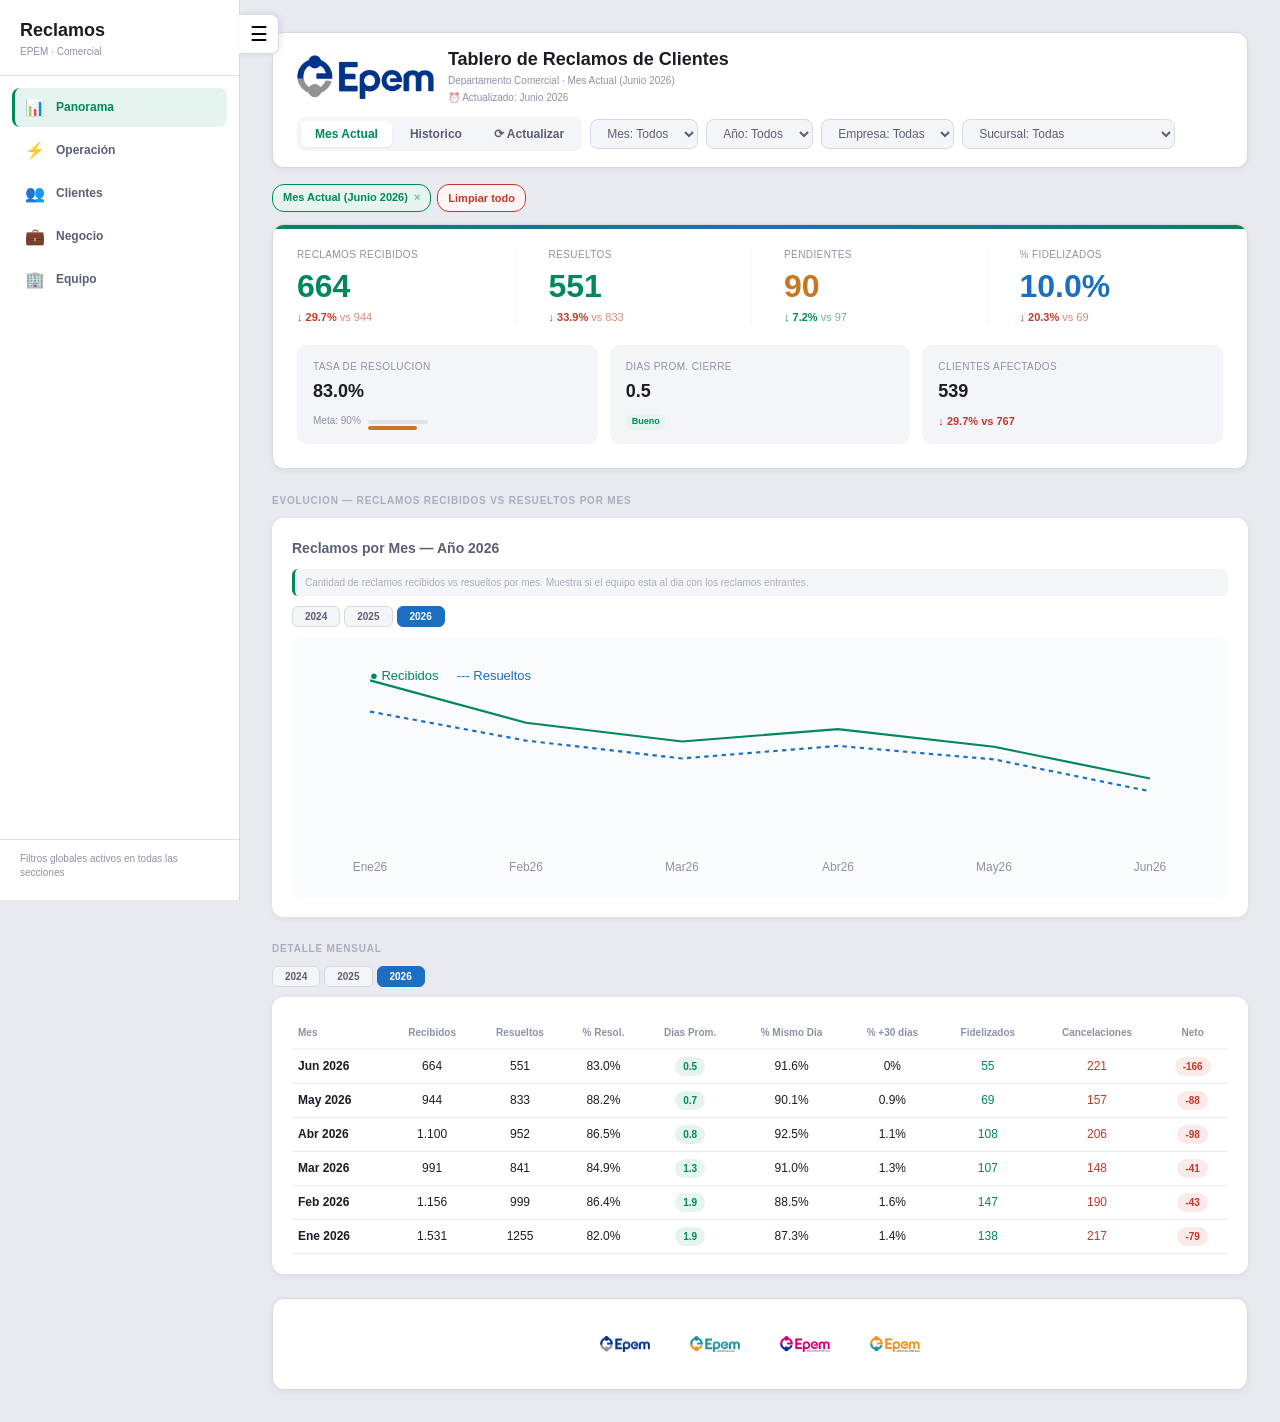
<file: vercel/index.html>
<!DOCTYPE html>
<html lang="es">
<head>
<meta charset="UTF-8">
<meta name="viewport" content="width=device-width, initial-scale=1.0">
<title>Tablero de Reclamos — Comercial</title>
<meta name="description" content="Tablero de Reclamos EPEM - Datos agregados, no expone informacion sensible.">
<meta name="robots" content="noindex, nofollow">
<script src="datos.js"></script>
<script src="rankings.js"></script>
<link rel="stylesheet" href="styles.css">
<meta http-equiv="Content-Security-Policy" content="default-src 'self'; script-src 'self'; style-src 'self' 'unsafe-inline'; img-src 'self' data:; connect-src 'self';">
</head>
<body>
<!-- SIDEBAR NAVEGACION -->
<aside class="sidebar" id="sidebar">
  <div class="sidebar-header">
    <button class="sidebar-toggle" id="sidebarToggle" title="Colapsar menú">☰</button>
    <div>
      <div class="sidebar-title">Reclamos</div>
      <div class="sidebar-subtitle">EPEM · Comercial</div>
    </div>
  </div>
  <nav class="sidebar-nav">
    <button class="nav-item active" data-section="panorama" aria-label="Panorama">
      <span class="nav-icon" aria-hidden="true">📊</span>
      <span class="nav-label">Panorama</span>
    </button>
    <button class="nav-item" data-section="operacion" aria-label="Operacion">
      <span class="nav-icon" aria-hidden="true">⚡</span>
      <span class="nav-label">Operación</span>
    </button>
    <button class="nav-item" data-section="clientes" aria-label="Clientes">
      <span class="nav-icon" aria-hidden="true">👥</span>
      <span class="nav-label">Clientes</span>
    </button>
    <button class="nav-item" data-section="negocio" aria-label="Negocio">
      <span class="nav-icon" aria-hidden="true">💼</span>
      <span class="nav-label">Negocio</span>
    </button>
    <button class="nav-item" data-section="equipo" aria-label="Equipo">
      <span class="nav-icon" aria-hidden="true">🏢</span>
      <span class="nav-label">Equipo</span>
    </button>
  </nav>
  <div class="sidebar-footer">
    <div class="sidebar-hint">Filtros globales activos en todas las secciones</div>
  </div>
</aside>

<!-- MAIN CONTENT -->

<!-- HEADER (global, visible en todas las secciones) -->
<!-- HEADER -->
<div class="main-content">
<div class="header">
  <div class="header-left">
    <img src="[data-uri]"Grupo EPEM" class="header-logo" style="height:44px; width:auto; border-radius:8px;">
    <div>
      <h1>Tablero de Reclamos de Clientes</h1>
      <div class="subtitle" id="subtitle">Departamento Comercial · Mes Actual (Junio 2026)</div>
      <div class="last-update" id="lastUpdate">Actualizado: Junio 2026</div>
    </div>
  </div>
  <div class="filters">
    <div class="quick-period">
      <button class="quick-btn active" id="btnMesActual">Mes Actual</button>
      <button class="quick-btn" id="btnHistorico">Historico</button>
    </div>
    <select class="filter" id="filterMes">
      <option value="0">Mes: Todos</option>
      <option value="1">Enero</option>
      <option value="2">Febrero</option>
      <option value="3">Marzo</option>
      <option value="4">Abril</option>
      <option value="5">Mayo</option>
      <option value="6">Junio</option>
      <option value="7">Julio</option>
      <option value="8">Agosto</option>
      <option value="9">Septiembre</option>
      <option value="10">Octubre</option>
      <option value="11">Noviembre</option>
      <option value="12">Diciembre</option>
    </select>
    <select class="filter" id="filterAnio">
      <option value="0">Año: Todos</option>
      <option value="2026">2026</option>
      <option value="2025">2025</option>
      <option value="2024">2024</option>
    </select>
    <select class="filter" id="empresaFilter">
      <option value="all">Empresa: Todas</option>
    </select>
    <select class="filter" id="sucursalFilter">
      <option value="all">Sucursal: Todas</option>
    </select>
  </div>
</div>

<!-- FILTER CHIPS -->
<div class="chips-row" id="chipsRow"></div>


<!-- ========== SECTION: PANORAMA ========== -->
<div class="section" id="section-panorama" style="display:block">
<!-- KPI HERO -->
<div class="kpi-hero">
  <div class="big-row">
    <div class="big-kpi primary">
      <div class="label">Reclamos Recibidos</div>
      <div class="value" id="hero-recibidos">—</div>
      <div class="kpi-cmp" id="cmp-recibidos"></div>
    </div>
    <div class="big-kpi success">
      <div class="label">Resueltos</div>
      <div class="value" id="hero-resueltos">—</div>
      <div class="kpi-cmp" id="cmp-resueltos"></div>
    </div>
    <div class="big-kpi warning">
      <div class="label">Pendientes</div>
      <div class="value" id="hero-pendientes">—</div>
      <div class="kpi-cmp" id="cmp-pendientes"></div>
    </div>
    <div class="big-kpi info">
      <div class="label">% Fidelizados</div>
      <div class="value" id="hero-fidelizados">—</div>
      <div class="kpi-cmp" id="cmp-fidelizados"></div>
    </div>
  </div>
  <div class="kpi-grid">
    <div class="kpi-card">
      <div class="label">Tasa de Resolucion</div>
      <div class="value" id="kpi-tasa">—</div>
      <div class="kpi-meta" id="meta-tasa"></div>
    </div>
    <div class="kpi-card">
      <div class="label">Dias Prom. Cierre</div>
      <div class="value" id="kpi-dias">—</div>
      <div class="kpi-meta" id="meta-dias"></div>
    </div>
    <div class="kpi-card">
      <div class="label">Clientes Afectados</div>
      <div class="value" id="kpi-clientes">—</div>
      <div class="kpi-meta" id="meta-clientes"></div>
    </div>
  </div>
</div>

<!-- EVOLUCION -->
<div class="section-label">Evolucion — Reclamos Recibidos vs Resueltos por Mes</div>
<div class="chart-card" style="margin-bottom:16px">
  <div class="chart-title">Reclamos por Mes — <span id="chart-period-label">Mes Actual</span></div>
    <div class="chart-hint">Cantidad de reclamos recibidos vs resueltos por mes. Muestra si el equipo esta al dia con los reclamos entrantes.</div>
  <div class="chart-year-btns" id="year-btns-evolucion"></div>
  <div class="chart-block chart-h260" id="chart-evolucion">📈 Cargando grafico...</div>
</div>

<!-- TABLA MENSUAL -->
<div class="section-label">Detalle Mensual</div>
<div class="chart-year-btns" id="year-btns-tabla"></div>
<div class="table-wrap table-scroll">


  <table class="data-table">
    <thead>
      <tr>
        <th class="left">Mes</th>
        <th>Recibidos</th>
        <th>Resueltos</th>
        <th>% Resol.</th>
        <th>Dias Prom.</th>
        <th>% Mismo Dia</th>
        <th>% +30 dias</th>
        <th>Fidelizados</th>
        <th>Cancelaciones</th>
        <th>Neto</th>
      </tr>
    </thead>
    <tbody id="tabla-mensual"></tbody>
  </table>
</div>

</div>
<!-- ========== SECTION: OPERACION ========== -->
<div class="section" id="section-operacion">
<!-- PLAZOS -->
<div class="section-label">Plazos de Resolucion</div>
<div class="two-col">
  <div class="chart-card">
    <div class="chart-title">Dias Promedio de Cierre por Mes</div>
    <div class="chart-hint">Tiempo promedio que tarda un reclamo en resolverse desde su creacion. Menos dias = mejor respuesta.</div>
    <div class="chart-year-btns" id="year-btns-dias"></div>
    <div class="chart-block" style="height:220px" id="chart-dias">📉 Cargando...</div>
  </div>
  <div class="chart-card">
    <div class="chart-title">% Resolucion Mismo Dia vs +30 Dias</div>
    <div class="chart-hint">Porcentaje de reclamos resueltos el mismo dia vs los que tardan mas de 30 dias. Mide eficiencia operativa.</div>
    <div class="chart-year-btns" id="year-btns-plazos"></div>
    <div class="chart-block" style="height:220px" id="chart-plazos">📊 Cargando...</div>
  </div>
</div>

</div>

<!-- ========== SECTION: CLIENTES ========== -->
<div class="section" id="section-clientes">
<!-- TOP 5 CLIENTES RECURRENTES -->
<div class="section-label" style="margin-top:24px">Top 5 — Clientes con Mas Reclamos Recurrentes</div>
<div class="two-col">
  <div class="chart-card">
    <div class="chart-title">Clientes que mas veces reclaman</div>
    <div class="chart-hint">Clientes con mayor cantidad de reclamos en el año. Requieren seguimiento especializado para evitar cancelaciones.</div>
    <div class="chart-year-btns" id="year-btns-clientes"></div>
    <div style="max-height:300px; overflow-y:auto">
      <table class="rank-table">
        <thead><tr><th>#</th><th>Cliente</th><th style="text-align:right">Reclamos</th><th style="text-align:right">Detalle</th></tr></thead>
        <tbody id="top-clientes-body"></tbody>
      </table>
    </div>
    <div style="margin-top:8px; font-size:10px; color:#8C92A5">
      <span class="badge bad">Alerta</span> Clientes con +3 reclamos — requieren seguimiento especializado
    </div>
  </div>
  <div class="chart-card">
    <div class="chart-title">Motivos que Mas terminan en Fidelizacion</div>
    <div class="chart-hint">Motivos de reclamo que mas frecuentemente terminan en retencion del cliente (fidelizacion exitosa).</div>
    <div id="motivos-fidelizan-container" style="margin-top:16px">
      <!-- renderMotivosFidelizan() injects here -->
    </div>
    <div style="margin-top:12px; padding:10px; background:#F4F5F8; border-radius:6px; font-size:11px; color:#666">
      <b>Insight:</b> Cancelaciones que "cumplen requisitos" son las que mas se fidelizan (32.5% del total), seguidas de actualizacion de cuotas (13.2%). Esto sugiere que los clientes quieren <b>bajar</b> pero aceptan quedarse con una oferta correcta.
    </div>
  </div>
</div>

</div>

<!-- ========== SECTION: EQUIPO ========== -->
<div class="section" id="section-equipo">
<!-- QUIEN CARGA Y GESTIONA RECLAMOS -->
<div class="section-label" style="margin-top:24px">Quien carga y gestiona los reclamos</div>
<div class="chart-card" style="margin-bottom:16px">
  <div class="chart-title">Ranking de cargadores y gestores de reclamos</div>
  <div class="chart-hint">Quien creo el reclamo (cargador) y quien lo gestiono/seguimiento. Muestra la carga de trabajo del equipo por año.</div>
  <div class="chart-year-btns" id="year-btns-gestores"></div>
  <div style="max-height:400px; overflow-y:auto">
    <table class="rank-table">
      <thead><tr><th>#</th><th>Gestor</th><th style="text-align:right">Cargados</th><th style="text-align:right">Seguimientos</th><th style="text-align:right">Reclamos Atendidos</th><th style="text-align:right">Periodo</th></tr></thead>
      <tbody id="gestores-body"></tbody>
    </table>
  </div>
</div>

</div>

<!-- ========== SECTION: NEGOCIO ========== -->
<div class="section" id="section-negocio">
<!-- OFRECIMIENTOS DE FIDELIZACION -->
<div class="section-label" style="margin-top:24px">Que se ofrece para retener al cliente? — Top 5 Ofrecimientos</div>
<div class="chart-card" style="margin-bottom:16px">
  <div class="chart-title">Acciones de retencion usadas en fidelizaciones (6,327 casos analizados)</div>
  <div class="chart-hint">Que ofertas recibe el cliente para decidir quedarse en lugar de cancelar. Basado en observaciones del equipo de fidelizacion.</div>
  <div id="ofrecimientos-container" style="margin-top:16px">
    <!-- renderOfrecimientos() injects here -->
  </div>
  <div style="margin-top:16px; padding:12px; background:#F4F5F8; border-radius:6px; font-size:11px; color:#666; display:flex; gap:20px; align-items:center">
    <div><b>89%</b> mencionan descuento/bonificacion</div>
    <div><b>42%</b> agregan adherentes</div>
    <div><b>39%</b> firman nota de modificacion</div>
    <div><b>17%</b> aceptan suspension temporal</div>
    <div><b>9%</b> cambian de plan</div>
  </div>
</div>

<!-- CATEGORIAS COMERCIALES -->
<div class="section-label" style="margin-top:24px">Por que reclaman los clientes? — Categorias Comerciales</div>
<div class="chart-card" style="margin-bottom:16px">
  <div class="chart-title">Distribucion de reclamos por categoria comercial</div>
  <div class="chart-hint">Los reclamos se agrupan en 9 categorias segun el motivo real del contacto. No todos son quejas: muchos son tramites de cancelacion, fin de tratamiento o consultas.</div>
  <div class="chart-year-btns" id="year-btns-categorias"></div>
  <div class="donut-row">
    <div class="donut-container" id="donut-categorias">
      <div class="donut-skeleton" style="width:200px;height:200px;border-radius:50%;background:#F4F5F8;margin:auto;"></div>
    </div>
    <div class="donut-legend" id="donut-legend"></div>
  </div>
  <div style="margin-top:12px; padding:10px; background:#F4F5F8; border-radius:6px; font-size:11px; color:#666">
    <b>Como leer este grafico:</b> Las barras verdes son cancelaciones y bajas naturales (clientes que se van). Las azules son retencion/fidelizacion (clientes que aceptan quedarse). Las naranjas son problemas de cobranza. Las rojas son disconformidad real con el servicio.
  </div>
</div>

</div>

<!-- ========== FOOTER ========== -->
<!-- FOOTER -->

<div class="footer">
  <img src="[data-uri]" class="footer-logo" alt="Grupo EPEM">
  <img src="[data-uri]" class="footer-logo" alt="Odontologia">
  <img src="[data-uri]" class="footer-logo" alt="Medicina Estetica">
  <img src="[data-uri]" class="footer-logo" alt="Medicina Prepaga">
</div>
</div>
<!-- /main-content -->

<script src="js/state.js"></script>
<script src="js/data.js"></script>
<script src="js/filters.js"></script>
<script src="js/nav.js"></script>
<script src="js/render/kpis.js"></script>
<script src="js/render/tabla.js"></script>
<script src="js/render/clientes.js"></script>
<script src="js/render/gestores.js"></script>
<script src="js/render/categorias.js"></script>
<script src="js/render/ofrecimientos.js"></script>
<script src="js/render/motivos-fidelizan.js"></script>
<script src="js/render/chips.js"></script>
<script src="js/charts/evolucion.js"></script>
<script src="js/charts/dias.js"></script>
<script src="js/charts/plazos.js"></script>
<script src="js/main.js"></script>
</body>
</html>
</file>
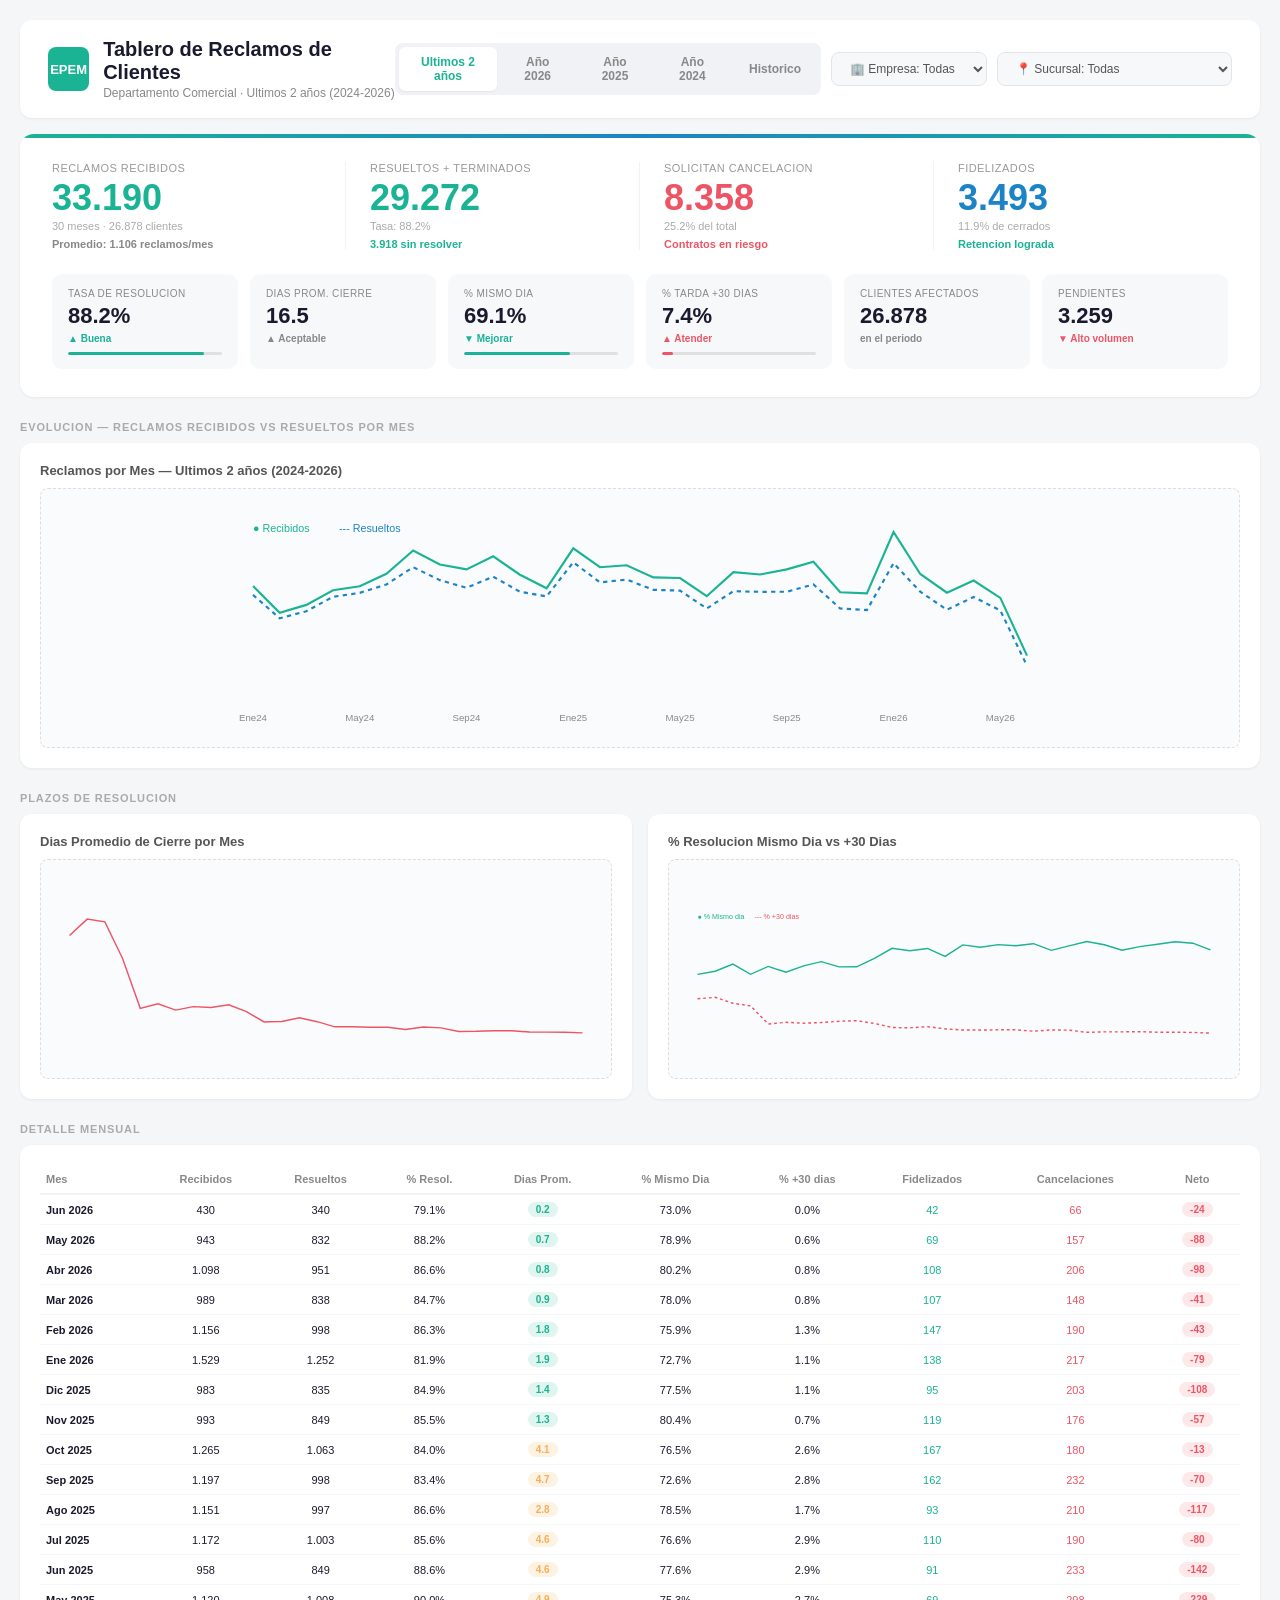
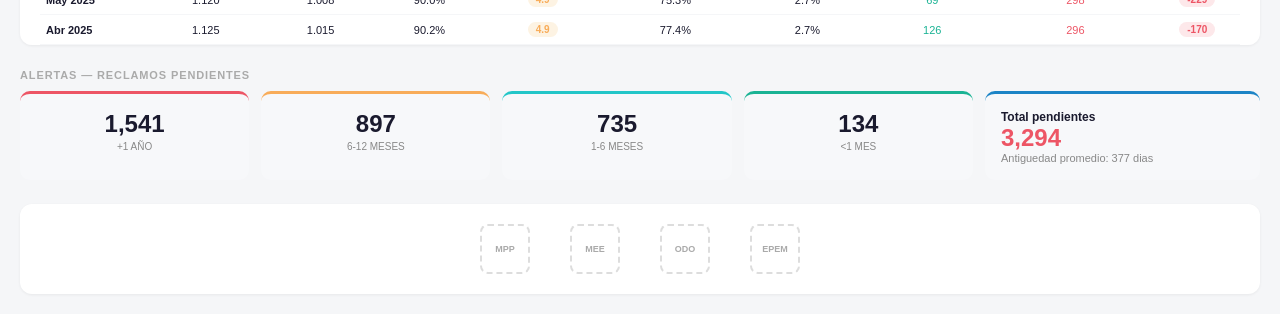
<file: wireframe.html>
<!DOCTYPE html>
<html lang="es">
<head>
<meta charset="UTF-8">
<meta name="viewport" content="width=device-width, initial-scale=1.0">
<title>Tablero de Reclamos — Comercial</title>
<script src="datos.js"></script>
<style>
  * { margin: 0; padding: 0; box-sizing: border-box; }
  body { font-family: -apple-system, 'Segoe UI', sans-serif; background: #f5f6f8; color: #1a1a2e; padding: 20px; }
  .header { background: #fff; border-radius: 12px; padding: 18px 28px; display: flex; align-items: center; justify-content: space-between; margin-bottom: 16px; box-shadow: 0 1px 3px rgba(0,0,0,0.06); }
  .header-left { display: flex; align-items: center; gap: 14px; }
  .logo-ph { width: 44px; height: 44px; background: #1ab394; border-radius: 8px; display: flex; align-items: center; justify-content: center; color: #fff; font-weight: 700; font-size: 13px; }
  .header h1 { font-size: 20px; font-weight: 700; }
  .header .subtitle { font-size: 12px; color: #888; margin-top: 2px; }
  .period-selector { display: flex; gap: 4px; background: #f0f2f5; border-radius: 8px; padding: 4px; }
  .period-btn { padding: 8px 16px; border-radius: 6px; font-size: 12px; font-weight: 600; cursor: pointer; border: none; background: transparent; color: #888; transition: all 0.2s; }
  .period-btn.active { background: #fff; color: #1ab394; box-shadow: 0 1px 2px rgba(0,0,0,0.06); }
  .period-btn:hover { color: #1ab394; }
  .filters { display: flex; gap: 10px; align-items: center; }
  select.filter { background: #f7f8fa; border: 1px solid #e2e4e8; border-radius: 8px; padding: 8px 14px; font-size: 12px; color: #555; cursor: pointer; outline: none; }
  select.filter:hover { border-color: #1ab394; }

  .section-label { font-size: 11px; font-weight: 700; text-transform: uppercase; letter-spacing: 0.08em; color: #aaa; margin-bottom: 10px; margin-top: 24px; }

  /* KPI HERO */
  .kpi-hero { background: #fff; border-radius: 14px; padding: 28px 32px; box-shadow: 0 1px 3px rgba(0,0,0,0.06); margin-bottom: 16px; position: relative; overflow: hidden; }
  .kpi-hero::before { content: ''; position: absolute; top: 0; left: 0; right: 0; height: 4px; background: linear-gradient(90deg, #1ab394, #1c84c6, #1ab394); }
  .big-row { display: grid; grid-template-columns: repeat(4, 1fr); gap: 0; margin-bottom: 24px; }
  .big-kpi { padding: 0 24px; border-right: 1px solid #f0f2f5; }
  .big-kpi:first-child { padding-left: 0; }
  .big-kpi:last-child { border-right: none; padding-right: 0; }
  .big-kpi .label { font-size: 11px; color: #999; text-transform: uppercase; letter-spacing: 0.04em; margin-bottom: 6px; }
  .big-kpi .value { font-size: 36px; font-weight: 800; line-height: 1; }
  .big-kpi .sub { font-size: 11px; color: #aaa; margin-top: 4px; }
  .big-kpi .trend { font-size: 11px; font-weight: 600; margin-top: 6px; }
  .big-kpi.primary .value { color: #1ab394; }
  .big-kpi.warning .value { color: #f8ac59; }
  .big-kpi.danger .value { color: #ed5565; }
  .big-kpi.info .value { color: #1c84c6; }
  .trend.up { color: #1ab394; } .trend.down { color: #ed5565; } .trend.neutral { color: #888; }

  .kpi-grid { display: grid; grid-template-columns: repeat(6, 1fr); gap: 12px; }
  .kpi-card { background: #f7f8fa; border-radius: 10px; padding: 14px 16px; display: flex; flex-direction: column; gap: 4px; }
  .kpi-card .label { font-size: 10px; color: #888; text-transform: uppercase; letter-spacing: 0.04em; }
  .kpi-card .value { font-size: 22px; font-weight: 700; }
  .kpi-card .pct { font-size: 10px; font-weight: 600; }
  .kpi-card .pct.good { color: #1ab394; } .kpi-card .pct.bad { color: #ed5565; } .kpi-card .pct.neutral { color: #888; }
  .mini-bar { height: 3px; background: #e0e0e0; border-radius: 2px; margin-top: 4px; overflow: hidden; }
  .mini-bar-fill { height: 100%; border-radius: 2px; transition: width 0.3s; }

  /* CHART */
  .chart-block { background: #fafbfc; border: 1px dashed #ddd; border-radius: 8px; display: flex; align-items: center; justify-content: center; color: #bbb; font-size: 12px; transition: all 0.3s; }
  .chart-h260 { height: 260px; }
  .chart-title { font-size: 13px; font-weight: 600; margin-bottom: 10px; color: #555; }
  .two-col { display: grid; grid-template-columns: 1fr 1fr; gap: 16px; margin-bottom: 16px; }
  .chart-card { background: #fff; border-radius: 12px; padding: 20px; box-shadow: 0 1px 3px rgba(0,0,0,0.06); }

  /* TABLE */
  .data-table { width: 100%; border-collapse: collapse; font-size: 11px; }
  .data-table th { text-align: center; padding: 8px 6px; font-weight: 600; color: #888; border-bottom: 2px solid #f0f2f5; white-space: nowrap; position: sticky; top: 0; background: #fff; }
  .data-table th.left { text-align: left; }
  .data-table td { padding: 7px 6px; border-bottom: 1px solid #f5f6f8; text-align: center; }
  .data-table td.left { text-align: left; font-weight: 600; }
  .data-table tbody tr:hover { background: #f7f8fa; }
  .badge { display: inline-block; padding: 2px 8px; border-radius: 10px; font-size: 10px; font-weight: 600; }
  .badge.good { background: #e0f5ef; color: #1ab394; } .badge.warn { background: #fdf3e3; color: #f8ac59; } .badge.bad { background: #fde8ea; color: #ed5565; }
  .table-wrap { background: #fff; border-radius: 12px; padding: 20px; box-shadow: 0 1px 3px rgba(0,0,0,0.06); max-height: 500px; overflow-y: auto; }

  /* ALERT */
  .alert-row { display: grid; grid-template-columns: repeat(4, 1fr) 1.2fr; gap: 12px; }
  .alert-card { background: #f7f8fa; border-radius: 10px; padding: 16px; text-align: center; border-top: 3px solid #ddd; }
  .alert-card.crit { border-top-color: #ed5565; } .alert-card.alto { border-top-color: #f8ac59; } .alert-card.med { border-top-color: #23c6c8; } .alert-card.bajo { border-top-color: #1ab394; }
  .alert-card.info { border-top-color: #1c84c6; display: flex; flex-direction: column; justify-content: center; text-align: left; }
  .alert-card .num { font-size: 24px; font-weight: 700; }
  .alert-card .lbl { font-size: 10px; color: #888; margin-top: 3px; text-transform: uppercase; }

  .footer { margin-top: 24px; padding: 20px; background: #fff; border-radius: 12px; display: flex; align-items: center; justify-content: center; gap: 40px; box-shadow: 0 1px 3px rgba(0,0,0,0.06); }
  .footer-logo { width: 50px; height: 50px; border-radius: 8px; border: 2px dashed #ddd; display: flex; align-items: center; justify-content: center; font-size: 9px; font-weight: 700; color: #aaa; }

  .loading { text-align: center; padding: 40px; color: #aaa; }
</style>
</head>
<body>

<!-- HEADER -->
<div class="header">
  <div class="header-left">
    <div class="logo-ph">EPEM</div>
    <div>
      <h1>Tablero de Reclamos de Clientes</h1>
      <div class="subtitle" id="subtitle">Departamento Comercial · Cargando...</div>
    </div>
  </div>
  <div class="filters">
    <div class="period-selector">
      <button class="period-btn active" data-period="2years" onclick="setPeriod('2years')">Ultimos 2 años</button>
      <button class="period-btn" data-period="2026" onclick="setPeriod('2026')">Año 2026</button>
      <button class="period-btn" data-period="2025" onclick="setPeriod('2025')">Año 2025</button>
      <button class="period-btn" data-period="2024" onclick="setPeriod('2024')">Año 2024</button>
      <button class="period-btn" data-period="all" onclick="setPeriod('all')">Historico</button>
    </div>
    <select class="filter" id="empresaFilter" onchange="updateSucursales(); render()">
      <option value="all">🏢 Empresa: Todas</option>
    </select>
    <select class="filter" id="sucursalFilter" onchange="render()">
      <option value="all">📍 Sucursal: Todas</option>
    </select>
  </div>
</div>

<!-- KPI HERO -->
<div class="kpi-hero">
  <div class="big-row">
    <div class="big-kpi primary">
      <div class="label">Reclamos Recibidos</div>
      <div class="value" id="kpi-recibidos">—</div>
      <div class="sub" id="kpi-recibidos-sub">—</div>
      <div class="trend neutral" id="kpi-recibidos-trend">—</div>
    </div>
    <div class="big-kpi primary">
      <div class="label">Resueltos + Terminados</div>
      <div class="value" id="kpi-resueltos">—</div>
      <div class="sub" id="kpi-resueltos-sub">—</div>
      <div class="trend up" id="kpi-resueltos-trend">—</div>
    </div>
    <div class="big-kpi danger">
      <div class="label">Solicitan Cancelacion</div>
      <div class="value" id="kpi-cancelaciones">—</div>
      <div class="sub" id="kpi-cancelaciones-sub">—</div>
      <div class="trend down" id="kpi-cancelaciones-trend">—</div>
    </div>
    <div class="big-kpi info">
      <div class="label">Fidelizados</div>
      <div class="value" id="kpi-fidelizados">—</div>
      <div class="sub" id="kpi-fidelizados-sub">—</div>
      <div class="trend up" id="kpi-fidelizados-trend">—</div>
    </div>
  </div>
  <div class="kpi-grid">
    <div class="kpi-card"><div class="label">Tasa de Resolucion</div><div class="value" id="kpi-tasa">—</div><div class="pct good" id="kpi-tasa-pct">—</div><div class="mini-bar"><div class="mini-bar-fill" id="kpi-tasa-bar" style="background:#1ab394;width:0"></div></div></div>
    <div class="kpi-card"><div class="label">Dias Prom. Cierre</div><div class="value" id="kpi-dias">—</div><div class="pct neutral" id="kpi-dias-pct">—</div></div>
    <div class="kpi-card"><div class="label">% Mismo Dia</div><div class="value" id="kpi-mismodia">—</div><div class="pct good" id="kpi-mismodia-pct">—</div><div class="mini-bar"><div class="mini-bar-fill" id="kpi-mismodia-bar" style="background:#1ab394;width:0"></div></div></div>
    <div class="kpi-card"><div class="label">% Tarda +30 dias</div><div class="value" id="kpi-mas30">—</div><div class="pct bad" id="kpi-mas30-pct">—</div><div class="mini-bar"><div class="mini-bar-fill" id="kpi-mas30-bar" style="background:#ed5565;width:0"></div></div></div>
    <div class="kpi-card"><div class="label">Clientes Afectados</div><div class="value" id="kpi-clientes">—</div><div class="pct neutral">en el periodo</div></div>
    <div class="kpi-card"><div class="label">Pendientes</div><div class="value" id="kpi-pendientes">—</div><div class="pct bad" id="kpi-pendientes-pct">—</div></div>
  </div>
</div>

<!-- EVOLUCION -->
<div class="section-label">Evolucion — Reclamos Recibidos vs Resueltos por Mes</div>
<div class="chart-card" style="margin-bottom:16px">
  <div class="chart-title">Reclamos por Mes — <span id="chart-period-label">Ultimos 2 años</span></div>
  <div class="chart-block chart-h260" id="chart-evolucion">📈 Cargando grafico...</div>
</div>

<!-- PLAZOS -->
<div class="section-label">Plazos de Resolucion</div>
<div class="two-col">
  <div class="chart-card">
    <div class="chart-title">Dias Promedio de Cierre por Mes</div>
    <div class="chart-block" style="height:220px" id="chart-dias">📉 Cargando...</div>
  </div>
  <div class="chart-card">
    <div class="chart-title">% Resolucion Mismo Dia vs +30 Dias</div>
    <div class="chart-block" style="height:220px" id="chart-plazos">📊 Cargando...</div>
  </div>
</div>

<!-- TABLA MENSUAL -->
<div class="section-label">Detalle Mensual</div>
<div class="table-wrap">
  <table class="data-table">
    <thead>
      <tr>
        <th class="left">Mes</th>
        <th>Recibidos</th>
        <th>Resueltos</th>
        <th>% Resol.</th>
        <th>Dias Prom.</th>
        <th>% Mismo Dia</th>
        <th>% +30 dias</th>
        <th>Fidelizados</th>
        <th>Cancelaciones</th>
        <th>Neto</th>
      </tr>
    </thead>
    <tbody id="tabla-mensual"></tbody>
  </table>
</div>

<!-- ALERTAS -->
<div class="section-label" style="margin-top:24px">Alertas — Reclamos Pendientes</div>
<div class="alert-row" id="alert-row">
  <div class="alert-card crit"><div class="num" id="alert-1ano">—</div><div class="lbl">+1 año</div></div>
  <div class="alert-card alto"><div class="num" id="alert-612">—</div><div class="lbl">6-12 meses</div></div>
  <div class="alert-card med"><div class="num" id="alert-16">—</div><div class="lbl">1-6 meses</div></div>
  <div class="alert-card bajo"><div class="num" id="alert-1m">—</div><div class="lbl">&lt;1 mes</div></div>
  <div class="alert-card info">
    <div style="font-size:12px;font-weight:600">Total pendientes</div>
    <div style="font-size:24px;font-weight:700;color:#ed5565" id="alert-total">—</div>
    <div style="font-size:11px;color:#888" id="alert-prom">—</div>
  </div>
</div>

<!-- FOOTER -->
<div class="footer">
  <div class="footer-logo">MPP</div>
  <div class="footer-logo">MEE</div>
  <div class="footer-logo">ODO</div>
  <div class="footer-logo">EPEM</div>
</div>

<script>
const MESES = ['','Ene','Feb','Mar','Abr','May','Jun','Jul','Ago','Sep','Oct','Nov','Dic'];
let currentPeriod = '2years';

function setPeriod(p) {
  currentPeriod = p;
  document.querySelectorAll('.period-btn').forEach(b => b.classList.remove('active'));
  document.querySelector(`[data-period="${p}"]`).classList.add('active');
  render();
}

function getFilteredData() {
  if (!window.DATOS_RECLAMOS) return [];
  const empresa = document.getElementById('empresaFilter').value;
  const sucursal = document.getElementById('sucursalFilter').value;
  const empresasValidas = ['MEE', 'MPP', 'ODO'];

  // Filtrar por periodo
  let rows = DATOS_RECLAMOS.filter(r => {
    if (currentPeriod === '2years') return r.anio >= 2024;
    if (currentPeriod === 'all') return true;
    return r.anio == parseInt(currentPeriod);
  });

  // Si empresa=all y sucursal=all: agregar las 3 empresas validas (excluye TAP/MEP/etc)
  if (empresa === 'all' && sucursal === 'all') {
    const filtered = rows.filter(r => empresasValidas.includes(r.empresa));
    return aggregateByMonth(filtered);
  }

  // Si empresa especifica y sucursal=all: agregar todas las sucursales de esa empresa por mes
  if (empresa !== 'all' && sucursal === 'all') {
    const filtered = rows.filter(r => r.empresa === empresa);
    return aggregateByMonth(filtered);
  }

  // Si empresa=all y sucursal especifica: agregar las 3 empresas para esa sucursal
  if (empresa === 'all' && sucursal !== 'all') {
    const filtered = rows.filter(r => r.sucursal === sucursal && empresasValidas.includes(r.empresa));
    return aggregateByMonth(filtered);
  }

  // Si empresa y sucursal especificas: usar la combinacion exacta
  return rows.filter(r => r.empresa === empresa && r.sucursal === sucursal);
}

function aggregateByMonth(rows) {
  const byMonth = {};
  rows.forEach(r => {
    const key = r.anio + '-' + r.mes;
    if (!byMonth[key]) {
      byMonth[key] = { empresa: r.empresa, sucursal: 'all', anio: r.anio, mes: r.mes, reclamos: 0, resueltos: 0, pendientes: 0, fidelizados: 0, cancelaciones: 0, clientes: 0, _diasSum: 0, _diasCount: 0, _mismoDiaSum: 0, _mismoDiaCount: 0, _mas30Sum: 0, _mas30Count: 0 };
    }
    const m = byMonth[key];
    m.reclamos += parseInt(r.reclamos);
    m.resueltos += parseInt(r.resueltos);
    m.pendientes += parseInt(r.pendientes);
    m.fidelizados += parseInt(r.fidelizados);
    m.cancelaciones += parseInt(r.cancelaciones);
    m.clientes += parseInt(r.clientes);
    if (r.dias_prom && r.dias_prom !== 'null') { m._diasSum += parseFloat(r.dias_prom) * parseInt(r.reclamos); m._diasCount += parseInt(r.reclamos); }
    if (r.pct_mismo_dia && r.pct_mismo_dia !== 'null') { m._mismoDiaSum += parseFloat(r.pct_mismo_dia) * parseInt(r.reclamos); m._mismoDiaCount += parseInt(r.reclamos); }
    if (r.pct_mas_30 && r.pct_mas_30 !== 'null') { m._mas30Sum += parseFloat(r.pct_mas_30) * parseInt(r.reclamos); m._mas30Count += parseInt(r.reclamos); }
  });
  return Object.values(byMonth).map(m => ({
    ...m,
    dias_prom: m._diasCount > 0 ? (m._diasSum / m._diasCount).toFixed(1) : null,
    pct_mismo_dia: m._mismoDiaCount > 0 ? (m._mismoDiaSum / m._mismoDiaCount).toFixed(1) : null,
    pct_mas_30: m._mas30Count > 0 ? (m._mas30Sum / m._mas30Count).toFixed(1) : null
  }));
}

function aggregate(rows) {
  const total = rows.reduce((s, r) => s + parseInt(r.reclamos), 0);
  const resueltos = rows.reduce((s, r) => s + parseInt(r.resueltos), 0);
  const pendientes = rows.reduce((s, r) => s + parseInt(r.pendientes), 0);
  const fidelizados = rows.reduce((s, r) => s + parseInt(r.fidelizados), 0);
  const cancelaciones = rows.reduce((s, r) => s + parseInt(r.cancelaciones), 0);
  const clientes = rows.reduce((s, r) => s + parseInt(r.clientes), 0);
  const diasVals = rows.filter(r => r.dias_prom && r.dias_prom !== 'null').map(r => parseFloat(r.dias_prom) * parseInt(r.reclamos));
  const diasProm = diasVals.length ? (diasVals.reduce((a,b)=>a+b,0) / rows.reduce((s,r)=>s+parseInt(r.reclamos),0)).toFixed(1) : '—';
  const mismoDiaVals = rows.filter(r => r.pct_mismo_dia && r.pct_mismo_dia !== 'null').map(r => parseFloat(r.pct_mismo_dia));
  const pctMismo = mismoDiaVals.length ? (mismoDiaVals.reduce((a,b)=>a+b,0) / mismoDiaVals.length).toFixed(1) : '—';
  const mas30Vals = rows.filter(r => r.pct_mas_30 && r.pct_mas_30 !== 'null').map(r => parseFloat(r.pct_mas_30));
  const pctMas30 = mas30Vals.length ? (mas30Vals.reduce((a,b)=>a+b,0) / mas30Vals.length).toFixed(1) : '—';
  return { total, resueltos, pendientes, fidelizados, cancelaciones, clientes, diasProm, pctMismo, pctMas30 };
}

function fmt(n) { return n.toLocaleString('es-PY'); }

function render() {
  const data = getFilteredData();
  if (!data.length) return;

  const agg = aggregate(data);
  const tasaRes = agg.total ? (agg.resueltos / agg.total * 100).toFixed(1) : 0;
  const pctCancel = agg.total ? (agg.cancelaciones / agg.total * 100).toFixed(1) : 0;
  const pctFideli = agg.resueltos ? (agg.fidelizados / agg.resueltos * 100).toFixed(1) : 0;

  const periodLabel = { '2years':'Ultimos 2 años (2024-2026)','2026':'Año 2026','2025':'Año 2025','2024':'Año 2024','all':'Historico (2018-2026)' }[currentPeriod];
  document.getElementById('subtitle').textContent = `Departamento Comercial · ${periodLabel}`;

  // KPIs big
  document.getElementById('kpi-recibidos').textContent = fmt(agg.total);
  document.getElementById('kpi-recibidos-sub').textContent = `${data.length} meses · ${fmt(agg.clientes)} clientes`;
  document.getElementById('kpi-recibidos-trend').textContent = `Promedio: ${fmt(Math.round(agg.total/data.length))} reclamos/mes`;

  document.getElementById('kpi-resueltos').textContent = fmt(agg.resueltos);
  document.getElementById('kpi-resueltos-sub').textContent = `Tasa: ${tasaRes}%`;
  document.getElementById('kpi-resueltos-trend').textContent = `${fmt(agg.total - agg.resueltos)} sin resolver`;

  document.getElementById('kpi-cancelaciones').textContent = fmt(agg.cancelaciones);
  document.getElementById('kpi-cancelaciones-sub').textContent = `${pctCancel}% del total`;
  document.getElementById('kpi-cancelaciones-trend').textContent = `Contratos en riesgo`;

  document.getElementById('kpi-fidelizados').textContent = fmt(agg.fidelizados);
  document.getElementById('kpi-fidelizados-sub').textContent = `${pctFideli}% de cerrados`;
  document.getElementById('kpi-fidelizados-trend').textContent = `Retencion lograda`;

  // KPIs secondary
  document.getElementById('kpi-tasa').textContent = tasaRes + '%';
  document.getElementById('kpi-tasa-pct').textContent = tasaRes >= 85 ? '▲ Buena' : '▼ Revisar';
  document.getElementById('kpi-tasa-bar').style.width = tasaRes + '%';

  document.getElementById('kpi-dias').textContent = agg.diasProm;
  document.getElementById('kpi-dias-pct').textContent = agg.diasProm < 5 ? '▲ Rapido' : agg.diasProm < 20 ? '▲ Aceptable' : '▼ Lento';

  document.getElementById('kpi-mismodia').textContent = agg.pctMismo + '%';
  document.getElementById('kpi-mismodia-pct').textContent = agg.pctMismo >= 70 ? '▲ Eficiente' : '▼ Mejorar';
  document.getElementById('kpi-mismodia-bar').style.width = agg.pctMismo + '%';

  document.getElementById('kpi-mas30').textContent = agg.pctMas30 + '%';
  document.getElementById('kpi-mas30-pct').textContent = agg.pctMas30 < 5 ? '▲ Controlado' : '▲ Atender';
  document.getElementById('kpi-mas30-bar').style.width = agg.pctMas30 + '%';

  document.getElementById('kpi-clientes').textContent = fmt(agg.clientes);
  document.getElementById('kpi-pendientes').textContent = fmt(agg.pendientes);
  document.getElementById('kpi-pendientes-pct').textContent = agg.pendientes > 1000 ? '▼ Alto volumen' : 'Normal';

  // Tabla mensual
  const sorted = [...data].sort((a, b) => b.anio - a.anio || b.mes - a.mes);
  let html = '';
  sorted.forEach(r => {
    const pctRes = r.reclamos > 0 ? (parseInt(r.resueltos) / parseInt(r.reclamos) * 100).toFixed(1) : 0;
    const dias = r.dias_prom && r.dias_prom !== 'null' ? parseFloat(r.dias_prom) : null;
    const neto = parseInt(r.fidelizados) - parseInt(r.cancelaciones);
    const diasClass = dias === null ? '' : dias <= 2 ? 'good' : dias <= 10 ? 'warn' : 'bad';
    const netoClass = neto >= 0 ? 'good' : 'bad';
    html += `<tr><td class="left">${MESES[r.mes]} ${r.anio}</td><td>${fmt(r.reclamos)}</td><td>${fmt(r.resueltos)}</td><td>${pctRes}%</td><td>${dias !== null ? `<span class="badge ${diasClass}">${dias}</span>` : '—'}</td><td>${r.pct_mismo_dia || '—'}%</td><td>${r.pct_mas_30 || '—'}%</td><td style="color:#1ab394">${r.fidelizados}</td><td style="color:#ed5565">${r.cancelaciones}</td><td><span class="badge ${netoClass}">${neto >= 0 ? '+' : ''}${neto}</span></td></tr>`;
  });
  document.getElementById('tabla-mensual').innerHTML = html;

  // Grafico placeholder
  const chartLabel = periodLabel;
  document.getElementById('chart-period-label').textContent = chartLabel;

  // SVG simple line chart
  const maxVal = Math.max(...sorted.map(r => parseInt(r.reclamos)));
  const w = 800, h = 240, pad = 40;
  const xScale = (i, n) => pad + (i / (n - 1)) * (w - pad * 2);
  const yScale = (v) => h - pad - (v / maxVal) * (h - pad * 2);

  const ordered = [...sorted].reverse();
  let pathRecibidos = '', pathResueltos = '';
  let labels = '';
  ordered.forEach((r, i) => {
    const x = xScale(i, ordered.length);
    const yR = yScale(parseInt(r.reclamos));
    const yRes = yScale(parseInt(r.resueltos));
    pathRecibidos += (i === 0 ? 'M' : 'L') + x + ',' + yR + ' ';
    pathResueltos += (i === 0 ? 'M' : 'L') + x + ',' + yRes + ' ';
    if (i % Math.ceil(ordered.length / 8) === 0) labels += `<text x="${x}" y="${h-pad+16}" font-size="9" fill="#888" text-anchor="middle">${MESES[r.mes]}${String(r.anio).slice(2)}</text>`;
  });

  document.getElementById('chart-evolucion').innerHTML = `<svg viewBox="0 0 ${w} ${h}" style="width:100%;height:100%"><path d="${pathRecibidos}" fill="none" stroke="#1ab394" stroke-width="2"/><path d="${pathResueltos}" fill="none" stroke="#1c84c6" stroke-width="2" stroke-dasharray="4"/>${labels}<text x="${pad}" y="${pad}" font-size="10" fill="#1ab394">● Recibidos</text><text x="${pad+80}" y="${pad}" font-size="10" fill="#1c84c6">--- Resueltos</text></svg>`;

  // Chart dias
  const diasData = ordered.filter(r => r.dias_prom && r.dias_prom !== 'null').map(r => parseFloat(r.dias_prom));
  const maxDias = Math.max(...diasData);
  let pathDias = '';
  let labelDias = '';
  ordered.forEach((r, i) => {
    if (r.dias_prom && r.dias_prom !== 'null') {
      const x = xScale(i, ordered.length);
      const y = h - pad - (parseFloat(r.dias_prom) / maxDias) * (h - pad * 2);
      pathDias += (pathDias === '' ? 'M' : 'L') + x + ',' + y + ' ';
    }
  });
  document.getElementById('chart-dias').innerHTML = `<svg viewBox="0 0 ${w} ${h-20}" style="width:100%;height:100%"><path d="${pathDias}" fill="none" stroke="#ed5565" stroke-width="2"/></svg>`;

  // Chart plazos
  let pathMismo = '', pathMas30 = '';
  ordered.forEach((r, i) => {
    const x = xScale(i, ordered.length);
    const yMismo = h - pad - (parseFloat(r.pct_mismo_dia || 0) / 100) * (h - pad * 2);
    const yMas30 = h - pad - (parseFloat(r.pct_mas_30 || 0) / 100) * (h - pad * 2);
    pathMismo += (i === 0 ? 'M' : 'L') + x + ',' + yMismo + ' ';
    pathMas30 += (i === 0 ? 'M' : 'L') + x + ',' + yMas30 + ' ';
  });
  document.getElementById('chart-plazos').innerHTML = `<svg viewBox="0 0 ${w} ${h-20}" style="width:100%;height:100%"><path d="${pathMismo}" fill="none" stroke="#1ab394" stroke-width="2"/><path d="${pathMas30}" fill="none" stroke="#ed5565" stroke-width="2" stroke-dasharray="4"/><text x="${pad}" y="${pad}" font-size="10" fill="#1ab394">● % Mismo dia</text><text x="${pad+80}" y="${pad}" font-size="10" fill="#ed5565">--- % +30 dias</text></svg>`;

  // Alertas (solo si es all o 2years, son acumulados)
  if (currentPeriod === '2years' || currentPeriod === 'all') {
    document.getElementById('alert-1ano').textContent = '1,541';
    document.getElementById('alert-612').textContent = '897';
    document.getElementById('alert-16').textContent = '735';
    document.getElementById('alert-1m').textContent = '134';
    document.getElementById('alert-total').textContent = '3,294';
    document.getElementById('alert-prom').textContent = 'Antiguedad promedio: 377 dias';
  } else {
    document.getElementById('alert-1ano').textContent = '—';
    document.getElementById('alert-612').textContent = '—';
    document.getElementById('alert-16').textContent = '—';
    document.getElementById('alert-1m').textContent = '—';
    document.getElementById('alert-total').textContent = agg.pendientes.toLocaleString();
    document.getElementById('alert-prom').textContent = `Pendientes del periodo`;
  }
}

function updateSucursales() {
  const empresa = document.getElementById('empresaFilter').value;
  const sucSel = document.getElementById('sucursalFilter');
  sucSel.innerHTML = '<option value="all">📍 Sucursal: Todas</option>';

  let sucursales;
  if (empresa === 'all') {
    sucursales = [...new Set(DATOS_RECLAMOS.map(r => r.sucursal).filter(s => s !== 'all'))];
  } else {
    sucursales = [...new Set(DATOS_RECLAMOS.filter(r => r.empresa === empresa).map(r => r.sucursal).filter(s => s !== 'all'))];
  }
  sucursales.sort().forEach(s => {
    const opt = document.createElement('option');
    opt.value = s; opt.textContent = `📍 ${s}`;
    sucSel.appendChild(opt);
  });
}

function initFilters() {
  if (!window.DATOS_RECLAMOS) return;
  const empresasValidas = ['MEE', 'MPP', 'ODO'];
  const empresas = [...new Set(DATOS_RECLAMOS.map(r => r.empresa).filter(e => e !== 'all' && empresasValidas.includes(e)))];

  const empSel = document.getElementById('empresaFilter');
  empresas.forEach(e => { const opt = document.createElement('option'); opt.value = e; opt.textContent = `🏢 ${e}`; empSel.appendChild(opt); });

  updateSucursales();
  render();
}

window.addEventListener('load', initFilters);
</script>
</body>
</html>
</file>
<file: vercel/styles.css>
:root {
  --fs-xs: 10px;
  --fs-sm: 12px;
  --fs-md: 14px;
  --fs-lg: 18px;
  --fs-xl: 24px;
  --fs-2xl: 32px;
  --lh-tight: 1.2;
  --lh-normal: 1.5;
  --c-bg: #E8EAF0;
  --c-card: #FFFFFF;
  --c-card-alt: #F7F8FB;
  --c-border: #D5D9E3;
  --c-border-soft: #E0E3EB;
  --c-text: #1A1D26;
  --c-text-light: #FFFFFF;
  --c-muted: #8C92A5;
  --c-muted-dark: #5A5F73;
  --c-primary: #00875A;
  --c-primary-light: #E6F4EF;
  --c-primary-bg: #F0F8F4;
  --c-info: #1B6EC2;
  --c-info-light: #E3EFFC;
  --c-info-bg: #F0F7FD;
  --c-warn: #C7771F;
  --c-warn-light: #FBF0DC;
  --c-warn-bg: #FDFAF3;
  --c-danger: #C0392B;
  --c-danger-light: #FBEAE8;
  --c-danger-bg: #FDF6F5;
  --c-soft: #F4F5F9;
  --c-soft2: #EDF0F5;
  --c-accent: #6C5CE7;
  --radius: 12px;
  --shadow: 0 2px 6px rgba(28, 30, 45, 0.06);
  --shadow-sm: 0 1px 3px rgba(28, 30, 45, 0.04);
}

* { margin: 0; padding: 0; box-sizing: border-box; }
body { font-family: -apple-system, 'Segoe UI', Roboto, sans-serif; background: var(--c-bg); color: var(--c-text); padding: 16px; font-size: var(--fs-sm); line-height: var(--lh-normal); }

/* HEADER */
.header { background: var(--c-card); border-radius: var(--radius); padding: 16px 24px; display: flex; align-items: center; justify-content: space-between; margin-bottom: 16px; box-shadow: var(--shadow); flex-wrap: wrap; gap: 12px; border: 1px solid var(--c-border); }
.header-left { display: flex; align-items: center; gap: 14px; }
.header h1 { font-size: var(--fs-lg); font-weight: 700; line-height: var(--lh-tight); color: var(--c-text); white-space: nowrap; overflow: hidden; text-overflow: ellipsis; }
.header .subtitle { font-size: var(--fs-xs); color: var(--c-muted); margin-top: 2px; }
.header-logo { width: 44px; height: 44px; border-radius: 8px; object-fit: contain; }

.filters { display: flex; gap: 8px; align-items: center; flex-wrap: wrap; }
select.filter { background: var(--c-soft); border: 1px solid var(--c-border); border-radius: 8px; padding: 6px 12px; font-size: var(--fs-sm); color: #5A5F73; cursor: pointer; outline: none; }
select.filter:hover { border-color: var(--c-primary); color: var(--c-text); }

/* QUICK PERIOD BUTTONS */
.quick-period { display: flex; gap: 4px; background: var(--c-soft); border-radius: 8px; padding: 4px; }
.quick-btn { padding: 6px 14px; border-radius: 6px; font-size: var(--fs-sm); font-weight: 600; cursor: pointer; border: none; background: transparent; color: var(--c-muted-dark); transition: all 0.2s; white-space: nowrap; }
.quick-btn.active { background: var(--c-card); color: var(--c-primary); box-shadow: 0 1px 2px rgba(0,0,0,0.06); }
.quick-btn:hover { color: var(--c-primary); }

.section-label { font-size: var(--fs-xs); font-weight: 700; text-transform: uppercase; letter-spacing: 0.08em; color: #A8AEC0; margin-bottom: 10px; margin-top: 24px; }

/* KPI HERO */
.kpi-hero { background: var(--c-card); border-radius: var(--radius); padding: 24px; box-shadow: var(--shadow); margin-bottom: 16px; position: relative; overflow: hidden; border: 1px solid var(--c-border); }
.kpi-hero::before { content: ''; position: absolute; top: 0; left: 0; right: 0; height: 4px; background: linear-gradient(90deg, var(--c-primary), var(--c-info), var(--c-primary)); }
.big-row { display: grid; grid-template-columns: repeat(4, 1fr); gap: 16px; margin-bottom: 20px; }
.big-kpi { padding: 0 16px; border-right: 1px solid #F4F5F8; }
.big-kpi:first-child { padding-left: 0; }
.big-kpi:last-child { border-right: none; padding-right: 0; }
.big-kpi .label { font-size: var(--fs-xs); color: #8C92A5; text-transform: uppercase; letter-spacing: 0.04em; margin-bottom: 6px; line-height: var(--lh-tight); }
.big-kpi .value { font-size: var(--fs-2xl); font-weight: 800; line-height: var(--lh-tight); }
.big-kpi.primary .value { color: var(--c-primary); }
.big-kpi.success .value { color: var(--c-primary); }
.big-kpi.warning .value { color: var(--c-warn); }
.big-kpi.danger .value { color: var(--c-danger); }
.big-kpi.info .value { color: var(--c-info); }

.kpi-grid { display: grid; grid-template-columns: repeat(3, 1fr); gap: 12px; }
.kpi-card { background: var(--c-soft); border-radius: 10px; padding: 14px 16px; display: flex; flex-direction: column; gap: 4px; }
.kpi-card .label { font-size: var(--fs-xs); color: var(--c-muted); text-transform: uppercase; letter-spacing: 0.04em; }
.kpi-card .value { font-size: var(--fs-lg); font-weight: 700; }

/* RANK TABLE */
.rank-table { width: 100%; border-collapse: collapse; font-size: var(--fs-sm); }
.rank-table th { text-align: left; padding: 8px 10px; font-weight: 600; color: var(--c-muted); border-bottom: 2px solid #F4F5F8; font-size: var(--fs-xs); text-transform: uppercase; }
.rank-table td { padding: 8px 10px; border-bottom: 1px solid #E8EAF0; }
.rank-table td.num { font-weight: 700; font-size: var(--fs-lg); color: var(--c-primary); width: 40px; }
.rank-table td.cliente { font-weight: 600; color: #1A1D26; font-size: var(--fs-sm); }
.rank-table td.doc { font-size: var(--fs-xs); color: var(--c-muted); }
.rank-table td.cant { font-weight: 700; font-size: var(--fs-md); text-align: right; }
.rank-table td.rango { font-size: var(--fs-xs); color: var(--c-muted); text-align: right; }
.rank-table tr:hover { background: var(--c-soft); }

/* HORIZONTAL BAR */
.hbar-row { display: flex; align-items: center; margin-bottom: 8px; gap: 10px; }
.hbar-label { width: 180px; font-size: var(--fs-sm); color: #5A5F73; font-weight: 600; text-align: right; flex-shrink: 0; }
.hbar-track { flex: 1; height: 24px; background: #F4F5F8; border-radius: 4px; overflow: hidden; }
.hbar-fill { height: 100%; border-radius: 4px; display: flex; align-items: center; justify-content: flex-end; padding-right: 8px; font-size: var(--fs-xs); font-weight: 700; color: #fff; transition: width 0.4s; }
.hbar-fill.c1 { background: var(--c-primary); } .hbar-fill.c2 { background: var(--c-info); }
.hbar-fill.c3 { background: var(--c-warn); } .hbar-fill.c4 { background: var(--c-danger); }
.hbar-fill.c5 { background: #23c6c8; }
.hbar-pct { width: 50px; font-size: var(--fs-xs); font-weight: 600; color: var(--c-muted-dark); text-align: right; flex-shrink: 0; }

.chart-hint { font-size: var(--fs-xs); color: #A8AEC0; margin-bottom: 10px; line-height: var(--lh-normal); padding: 6px 10px; background: #F4F5F8; border-radius: 6px; border-left: 3px solid #00875A; }

/* CHART YEAR BUTTONS */
.chart-year-btns { display: flex; gap: 4px; margin-bottom: 10px; flex-wrap: wrap; }
.year-btn { padding: 4px 12px; border-radius: 6px; font-size: var(--fs-xs); font-weight: 600; cursor: pointer; border: 1px solid var(--c-border); background: var(--c-soft); color: #5A5F73; transition: all 0.2s; }
.year-btn.active { background: var(--c-info); color: #FFFFFF; border-color: var(--c-info); }
.year-btn:hover { border-color: var(--c-info); color: var(--c-info); }

/* CHART */
.chart-block { background: #fafbfc; border-radius: 8px; display: flex; align-items: center; justify-content: center; color: #A8AEC0; font-size: var(--fs-sm); }
.chart-h260 { height: 260px; }
.chart-title { font-size: var(--fs-md); font-weight: 600; margin-bottom: 10px; color: #5A5F73; }
.two-col { display: grid; grid-template-columns: 1fr 1fr; gap: 16px; margin-bottom: 16px; }
.chart-card { background: var(--c-card); border-radius: var(--radius); padding: 20px; box-shadow: var(--shadow); }
.chart-card svg { width: 100%; height: 100%; display: block; }

/* TABLE */
.data-table { width: 100%; border-collapse: collapse; font-size: var(--fs-sm); }
.data-table th { text-align: center; padding: 8px 6px; font-weight: 600; color: var(--c-muted); border-bottom: 2px solid #F4F5F8; white-space: nowrap; position: sticky; top: 0; background: var(--c-card); font-size: var(--fs-xs); }
.data-table th.left { text-align: left; }
.data-table td { padding: 7px 6px; border-bottom: 1px solid #E8EAF0; text-align: center; }
.data-table td.left { text-align: left; font-weight: 600; }
.data-table tbody tr:hover { background: var(--c-soft); }
.badge { display: inline-block; padding: 2px 8px; border-radius: 10px; font-size: var(--fs-xs); font-weight: 600; }
.badge.good { background: #E6F4EF; color: var(--c-primary); } .badge.warn { background: #FBF0DC; color: var(--c-warn); } .badge.bad { background: #FBEAE8; color: var(--c-danger); }
.table-wrap { background: var(--c-card); border-radius: var(--radius); padding: 20px; box-shadow: var(--shadow); max-height: 500px; overflow-y: auto; }

/* FOOTER */
.footer { margin-top: 24px; padding: 20px; background: var(--c-card); border-radius: var(--radius); display: flex; align-items: center; justify-content: center; gap: 40px; box-shadow: var(--shadow); flex-wrap: wrap; border: 1px solid var(--c-border); }
.footer-logo { width: 50px; height: 50px; border-radius: 8px; object-fit: contain; }

/* TABLE SCROLL WRAPPER */
.table-scroll { overflow-x: auto; -webkit-overflow-scrolling: touch; }

/* RESPONSIVE */
@media (max-width: 1200px) {
  .big-row { grid-template-columns: repeat(2, 1fr); gap: 20px; }
  .big-kpi { border-right: none; padding: 0; }
  .kpi-grid { grid-template-columns: repeat(3, 1fr); }
}
@media (max-width: 768px) {
  body { padding: 8px; }
  .header { flex-direction: column; align-items: flex-start; padding: 14px 16px; }
  .filters { width: 100%; }
  .kpi-hero { padding: 16px; }
  .big-row { grid-template-columns: 1fr; gap: 12px; }
  .big-kpi { padding: 12px 0; border-bottom: 1px solid #F4F5F8; border-right: none; }
  .big-kpi:last-child { border-bottom: none; }
  .big-kpi .value { font-size: var(--fs-xl); }
  .kpi-grid { grid-template-columns: repeat(2, 1fr); }
  .two-col { grid-template-columns: 1fr; }
  .chart-h260 { height: 200px; }
  .hbar-label { width: 120px; font-size: var(--fs-xs); }
  .footer { gap: 20px; }
  .footer-logo { width: 40px; height: 40px; }
}
@media (max-width: 480px) {
  .kpi-grid { grid-template-columns: 1fr; }
  .hbar-label { width: 80px; }
}

/* ===== SIDEBAR ===== */
.sidebar {
  position: fixed;
  top: 0; left: 0; bottom: 0;
  width: 240px;
  background: var(--c-card);
  border-right: 1px solid var(--c-border);
  display: flex; flex-direction: column;
  z-index: 100;
  padding: 20px 0;
  transition: transform 0.3s ease;
}
.sidebar.collapsed {
  transform: translateX(-100%);
}
.sidebar-header {
  padding: 0 20px 16px;
  border-bottom: 1px solid var(--c-border-soft);
  margin-bottom: 12px;
  display: flex; align-items: flex-start; gap: 10px;
}
.sidebar-toggle {
  display: flex;
  width: 32px; height: 32px; border-radius: 6px;
  border: 1px solid var(--c-border); background: var(--c-soft);
  font-size: 16px; cursor: pointer;
  align-items: center; justify-content: center;
  flex-shrink: 0; margin-top: 2px;
  transition: background 0.2s;
}
.sidebar-toggle:hover { background: var(--c-border-soft); }
.sidebar-title { font-size: var(--fs-lg); font-weight: 700; color: var(--c-text); line-height: 1.2; white-space: nowrap; overflow: hidden; text-overflow: ellipsis; }
.sidebar-subtitle { font-size: var(--fs-xs); color: var(--c-muted); margin-top: 2px; white-space: nowrap; overflow: hidden; text-overflow: ellipsis; }
.sidebar-nav { flex: 1; overflow-y: auto; padding: 0 12px; }
.nav-item {
  display: flex; align-items: center; gap: 10px;
  width: 100%; padding: 10px 12px;
  border: none; border-radius: 8px;
  background: transparent;
  font-size: var(--fs-sm); font-weight: 600; color: var(--c-muted-dark);
  cursor: pointer; transition: all 0.2s; text-align: left;
  margin-bottom: 4px;
}
.nav-item:hover { background: var(--c-soft); color: var(--c-primary); }
.nav-item.active {
  background: var(--c-primary-light);
  color: var(--c-primary);
  border-left: 3px solid var(--c-primary);
  padding-left: 9px;
}
.nav-icon { font-size: 16px; width: 22px; text-align: center; }
.nav-label { flex: 1; }
.sidebar-footer {
  padding: 12px 20px 0;
  border-top: 1px solid var(--c-border-soft);
  margin-top: 12px;
}
.sidebar-hint { font-size: 10px; color: var(--c-muted); line-height: 1.4; }

.sidebar-toggle {
  display: flex;
  position: absolute; top: 12px; right: -40px; z-index: 110;
  width: 40px; height: 40px; border-radius: 0 8px 8px 0;
  border: 1px solid var(--c-border); border-left: none;
  background: var(--c-card);
  font-size: 20px; cursor: pointer; box-shadow: 2px 0 6px rgba(28,30,45,0.08);
  align-items: center; justify-content: center;
  transition: right 0.3s ease;
}

/* ===== MAIN CONTENT ===== */
.main-content {
  margin-left: 240px;
  min-height: 100vh;
  padding: 16px;
  transition: margin-left 0.3s ease;
}
.main-content.expanded {
  margin-left: 0;
}
.section { display: none; }

/* ===== RESPONSIVE SIDEBAR ===== */
@media (max-width: 768px) {
  .sidebar { transform: translateX(-100%); }
  .sidebar.open { transform: translateX(0); }
  .sidebar.collapsed { transform: translateX(-100%); }
  .sidebar-toggle { position: fixed; left: 12px; top: 12px; right: auto; border-radius: 8px; border: 1px solid var(--c-border); box-shadow: var(--shadow); }
  .main-content { margin-left: 0; padding-top: 60px; }
  .main-content.expanded { margin-left: 0; }
}

/* ===== LAST UPDATE ===== */
.last-update { font-size: 10px; color: var(--c-muted); margin-top: 2px; }
.last-update::before { content: '\23F0\00a0'; opacity: 0.6; }

/* ===== FILTER CHIPS ===== */
.chips-row { display: flex; flex-wrap: wrap; gap: 6px; margin-bottom: 12px; min-height: 28px; }
.chip { display: inline-flex; align-items: center; gap: 4px; padding: 4px 10px; border-radius: 12px; background: var(--c-primary-light); color: var(--c-primary); font-size: 11px; font-weight: 600; border: 1px solid var(--c-primary); }
.chip .chip-x { cursor: pointer; opacity: 0.5; font-weight: 700; margin-left: 2px; }
.chip .chip-x:hover { opacity: 1; }
.chip-clear { padding: 4px 10px; border-radius: 12px; background: var(--c-danger-bg); color: var(--c-danger); font-size: 11px; font-weight: 600; border: 1px solid var(--c-danger); cursor: pointer; }
.chip-clear:hover { background: var(--c-danger-light); }

/* ===== KPI COMPARISON ===== */
.kpi-cmp { font-size: 11px; font-weight: 600; margin-top: 4px; min-height: 16px; }
.kpi-cmp.up { color: var(--c-primary); }
.kpi-cmp.down { color: var(--c-danger); }
.kpi-cmp.flat { color: var(--c-muted); }
.kpi-cmp.good { color: var(--c-primary); }
.kpi-cmp.bad { color: var(--c-danger); }

/* ===== KPI META ===== */
.kpi-meta { font-size: 10px; color: var(--c-muted); margin-top: 4px; min-height: 14px; }
.kpi-meta .meta-bar { display: inline-block; width: 60px; height: 4px; background: #E0E3EB; border-radius: 2px; vertical-align: middle; margin-left: 4px; }
.kpi-meta .meta-fill { display: inline-block; height: 4px; border-radius: 2px; vertical-align: middle; }
.kpi-meta .meta-semaforo { display: inline-block; padding: 1px 6px; border-radius: 8px; font-weight: 700; font-size: 9px; }
.kpi-meta .semaforo-green { background: #E6F4EF; color: var(--c-primary); }
.kpi-meta .semaforo-yellow { background: #FBF0DC; color: var(--c-warn); }
.kpi-meta .semaforo-red { background: #FBEAE8; color: var(--c-danger); }

/* ===== DONUT CHART ===== */
.donut-row { display: flex; gap: 24px; align-items: center; margin-top: 16px; flex-wrap: wrap; }
.donut-container { flex-shrink: 0; }
.donut-legend { flex: 1; min-width: 200px; }
.donut-legend-item { display: flex; align-items: center; gap: 8px; margin-bottom: 6px; font-size: 12px; cursor: pointer; }
.donut-legend-item:hover { background: var(--c-soft); border-radius: 4px; padding: 2px 4px; margin-left: -4px; }
.donut-legend-color { width: 12px; height: 12px; border-radius: 3px; flex-shrink: 0; }
.donut-legend-label { flex: 1; font-weight: 600; color: var(--c-text); }
.donut-legend-value { font-weight: 700; color: var(--c-muted-dark); }
.donut-legend-pct { font-size: 10px; color: var(--c-muted); margin-left: 6px; }
.donut-center { text-anchor: middle; dominant-baseline: middle; }
.donut-center-value { font-size: 28px; font-weight: 800; fill: var(--c-text); }
.donut-center-label { font-size: 10px; fill: var(--c-muted); text-transform: uppercase; letter-spacing: 0.05em; }

/* ===== SKELETON ===== */
.skeleton { background: linear-gradient(90deg, #F4F5F8 25%, #E0E3EB 50%, #F4F5F8 75%); background-size: 200% 100%; animation: skeleton-shimmer 1.5s infinite; border-radius: 6px; }
@keyframes skeleton-shimmer { 0% { background-position: 200% 0; } 100% { background-position: -200% 0; } }
.skeleton-kpi { width: 80px; height: 32px; margin-top: 4px; }
.skeleton-chart { width: 100%; height: 100%; }

/* ===== SECTION TRANSITION ===== */
.section { display: none; }
.section.section-enter { display: block; animation: sectionEnter 280ms ease-out; }
@keyframes sectionEnter { from { opacity: 0; transform: translateY(8px); } to { opacity: 1; transform: translateY(0); } }

/* ===== KPI STAGGERED ENTRY ===== */
.big-kpi { opacity: 0; }
.big-kpi.kpi-enter { animation: kpiEnter 320ms ease-out forwards; }
@keyframes kpiEnter { from { opacity: 0; transform: translateY(6px); } to { opacity: 1; transform: translateY(0); } }

/* ===== EMPTY STATE ===== */
.empty-state { text-align: center; padding: 40px 20px; color: var(--c-muted); }
.empty-state .empty-icon { font-size: 32px; margin-bottom: 8px; opacity: 0.4; }
.empty-state .empty-title { font-weight: 600; font-size: 14px; margin-bottom: 4px; color: var(--c-muted-dark); }
.empty-state .empty-hint { font-size: 11px; color: var(--c-muted); }

/* ===== RESPONSIVE FONT ===== */
.big-kpi .value { font-size: clamp(20px, 4vw, var(--fs-2xl)); }

/* ===== TOOLTIP ===== */
.chart-tooltip { position: absolute; background: var(--c-card); border: 1px solid var(--c-border); border-radius: 8px; padding: 8px 12px; font-size: 11px; box-shadow: var(--shadow); pointer-events: none; z-index: 200; white-space: nowrap; }
.chart-tooltip .tt-label { color: var(--c-muted); font-size: 10px; }
.chart-tooltip .tt-value { font-weight: 700; color: var(--c-text); }

/* ===== REDUCED MOTION ===== */
@media (prefers-reduced-motion: reduce) {
  *, *::before, *::after { animation-duration: 0.01ms !important; animation-iteration-count: 1 !important; transition-duration: 0.01ms !important; }
  .skeleton { animation: none; background: #F4F5F8; }
}
</file>
